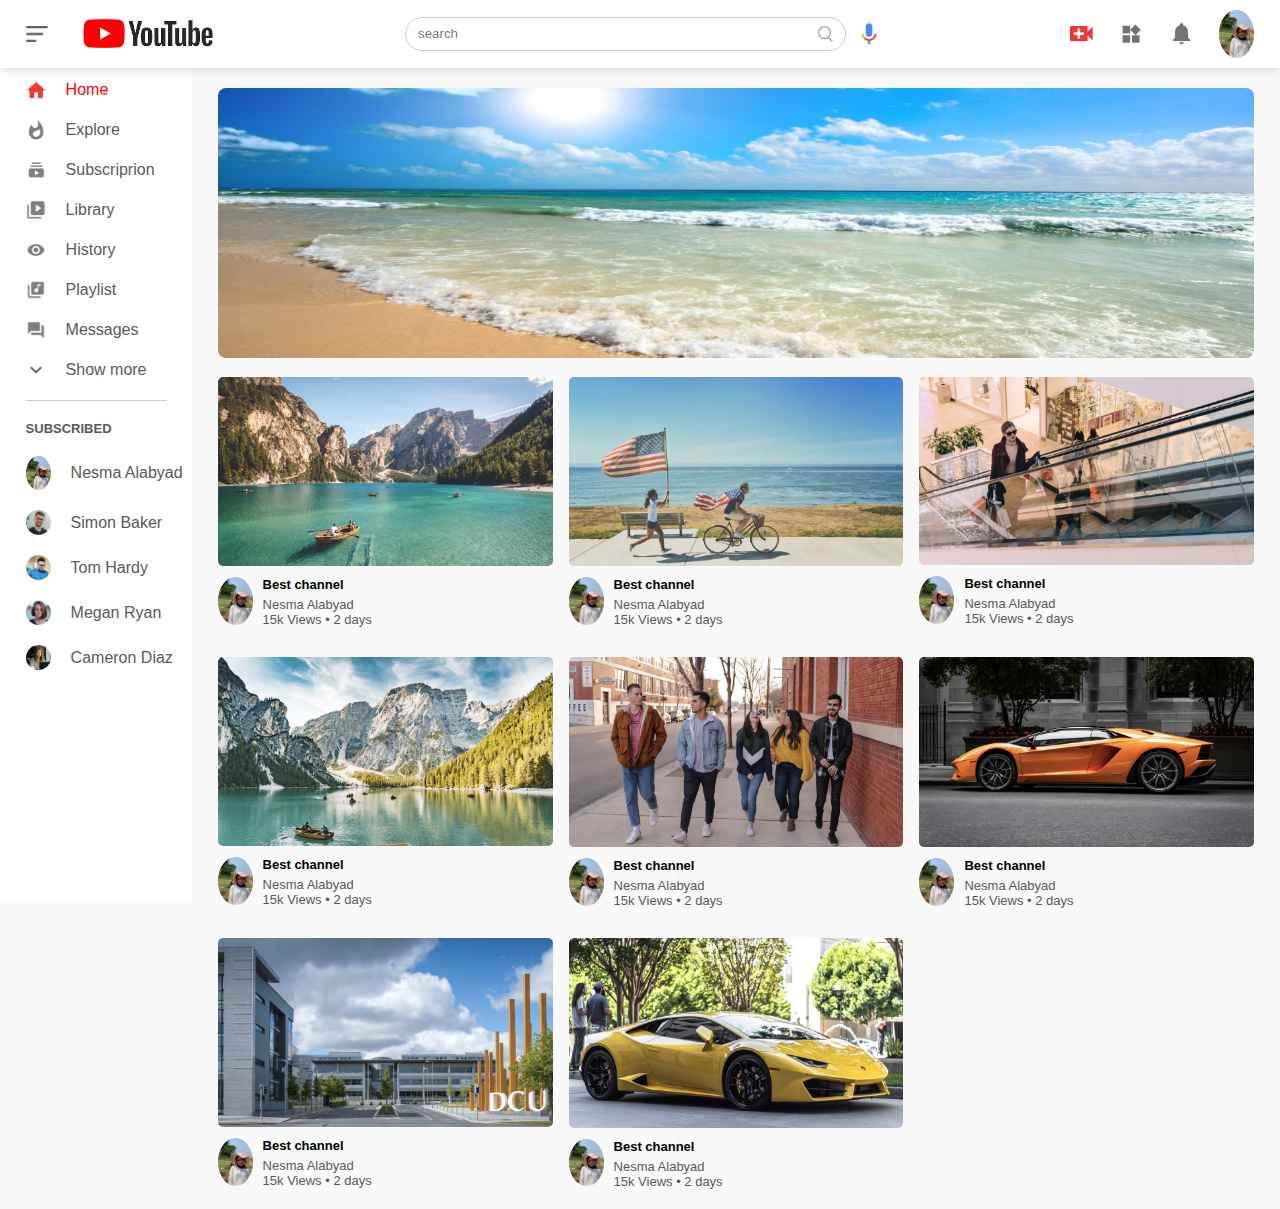
<file: index.html>
<!DOCTYPE html>
<html lang="en">
<head>
    <meta charset="UTF-8">
    <meta http-equiv="X-UA-Compatible" content="IE=edge">
    <meta name="viewport" content="width=device-width, initial-scale=1.0">
    <title>youtube</title>
    <link rel="stylesheet" href="style.css">
</head>
<body>
    <nav class="flex-div">
        <div class="nav-left flex-div">
            <img src="images/menu.png" class="menu-icon" >
            <img src="images/logo.png" class="logo-icon " >
        </div>
        <div class="nav-middle flex-div">
           <div class="search-box flex-div">
            <input type="text" placeholder="search">
            <img src="images/search.png" >
            </div>
            <img src="images/voice-search.png" class="mic-icon">
        </div>
        <div class="nav-right flex-div">
            <img src="images/upload.png" >
            <img src="images/more.png" >
            <img src="images/notification.png" >
            <img src="images/Jack.png"  class="user-icon">
        </div>
    </nav>

    <div class="sidebar">
        <div class="shortcut-links">
            <a href="#"><img src="images/home.png" ><p>Home</p></a>
            <a href="#"><img src="images/explore.png" ><p>Explore</p></a>
            <a href="#"><img src="images/subscriprion.png" ><p>Subscriprion</p></a>
            <a href="#"><img src="images/library.png" ><p>Library</p></a>
            <a href="#"><img src="images/history.png" ><p>History</p></a>
            <a href="#"><img src="images/playlist.png" ><p>Playlist</p></a>
            <a href="#"><img src="images/messages.png" ><p>Messages</p></a>
            <a href="#"><img src="images/show-more.png" ><p>Show more</p></a>
<hr>

        </div>
        <div class="subscribe-list">
            <h3>SUBSCRIBED</h3>
            <a href="#"><img src="images/Jack.png" ><p>Nesma Alabyad</p></a>
            <a href="#"><img src="images/simon.png" ><p>Simon Baker</p></a>
            <a href="#"><img src="images/tom.png" ><p>Tom Hardy</p></a>
            <a href="#"><img src="images/megan.png" ><p>Megan Ryan</p></a>
            <a href="#"><img src="images/cameron.png" ><p>Cameron Diaz</p></a>


        </div>
    </div>

    <div class="container">
        <div class="banner">
            <img src="images/beach.png" >
        </div>
        <div class="list-container">
            <div class="list-of-videos">
                <a href="play-video.html"> <img src="images/thumbnail1.png" class="v1"></a>
                <div class="flex-div">
                    <img src="images/Jack.png" >
                    <div class="vid-info">
                        <a href="play-video.html">Best channel</a>
                        <p>Nesma Alabyad</p>
                        <p>15k Views &bull; 2 days</p>

                    </div>
                </div>
            </div>

            <div class="list-of-videos">
                <a href="#"> <img src="images/thumbnail2.png" class="v1"></a>
                <div class="flex-div">
                    <img src="images/Jack.png" >
                    <div class="vid-info">
                        <a href="#">Best channel</a>
                        <p>Nesma Alabyad</p>
                        <p>15k Views &bull; 2 days</p>

                    </div>
                </div>
            </div>

            <div class="list-of-videos">
                <a href="#"> <img src="images/thumbnail3.png" class="v1"></a>
                <div class="flex-div">
                    <img src="images/Jack.png" >
                    <div class="vid-info">
                        <a href="#">Best channel</a>
                        <p>Nesma Alabyad</p>
                        <p>15k Views &bull; 2 days</p>
                    </div>
                </div>
            </div>

            <div class="list-of-videos">
                <a href="#"> <img src="images/thumbnail4.png" class="v1"></a>
                <div class="flex-div">
                    <img src="images/Jack.png" >
                    <div class="vid-info">
                        <a href="#">Best channel</a>
                        <p>Nesma Alabyad</p>
                        <p>15k Views &bull; 2 days</p>
                    </div>
                </div>
            </div>

            <div class="list-of-videos">
                <a href="#"> <img src="images/thumbnail5.png" class="v1"></a>
                <div class="flex-div">
                    <img src="images/Jack.png" >
                    <div class="vid-info">
                        <a href="#">Best channel</a>
                        <p>Nesma Alabyad</p>
                        <p>15k Views &bull; 2 days</p>
                    </div>
                </div>
            </div>

            <div class="list-of-videos">
                <a href="#"> <img src="images/thumbnail6.png" class="v1"></a>
                <div class="flex-div">
                    <img src="images/Jack.png" >
                    <div class="vid-info">
                        <a href="#">Best channel</a>
                        <p>Nesma Alabyad</p>
                        <p>15k Views &bull; 2 days</p>
                    </div>
                </div>
            </div>

            <div class="list-of-videos">
                <a href="#"> <img src="images/thumbnail7.png" class="v1"></a>
                <div class="flex-div">
                    <img src="images/Jack.png" >
                    <div class="vid-info">
                        <a href="#">Best channel</a>
                        <p>Nesma Alabyad</p>
                        <p>15k Views &bull; 2 days</p>
                    </div>
                </div>
            </div>

            <div class="list-of-videos">
                <a href="#"> <img src="images/thumbnail8.png" class="v1"></a>
                <div class="flex-div">
                    <img src="images/Jack.png" >
                    <div class="vid-info">
                        <a href="#">Best channel</a>
                        <p>Nesma Alabyad</p>
                        <p>15k Views &bull; 2 days</p>
                    </div>
                </div>
            </div>

            
        </div>
    </div>




    <script src="script.js"></script>
</body>
</html>
</file>
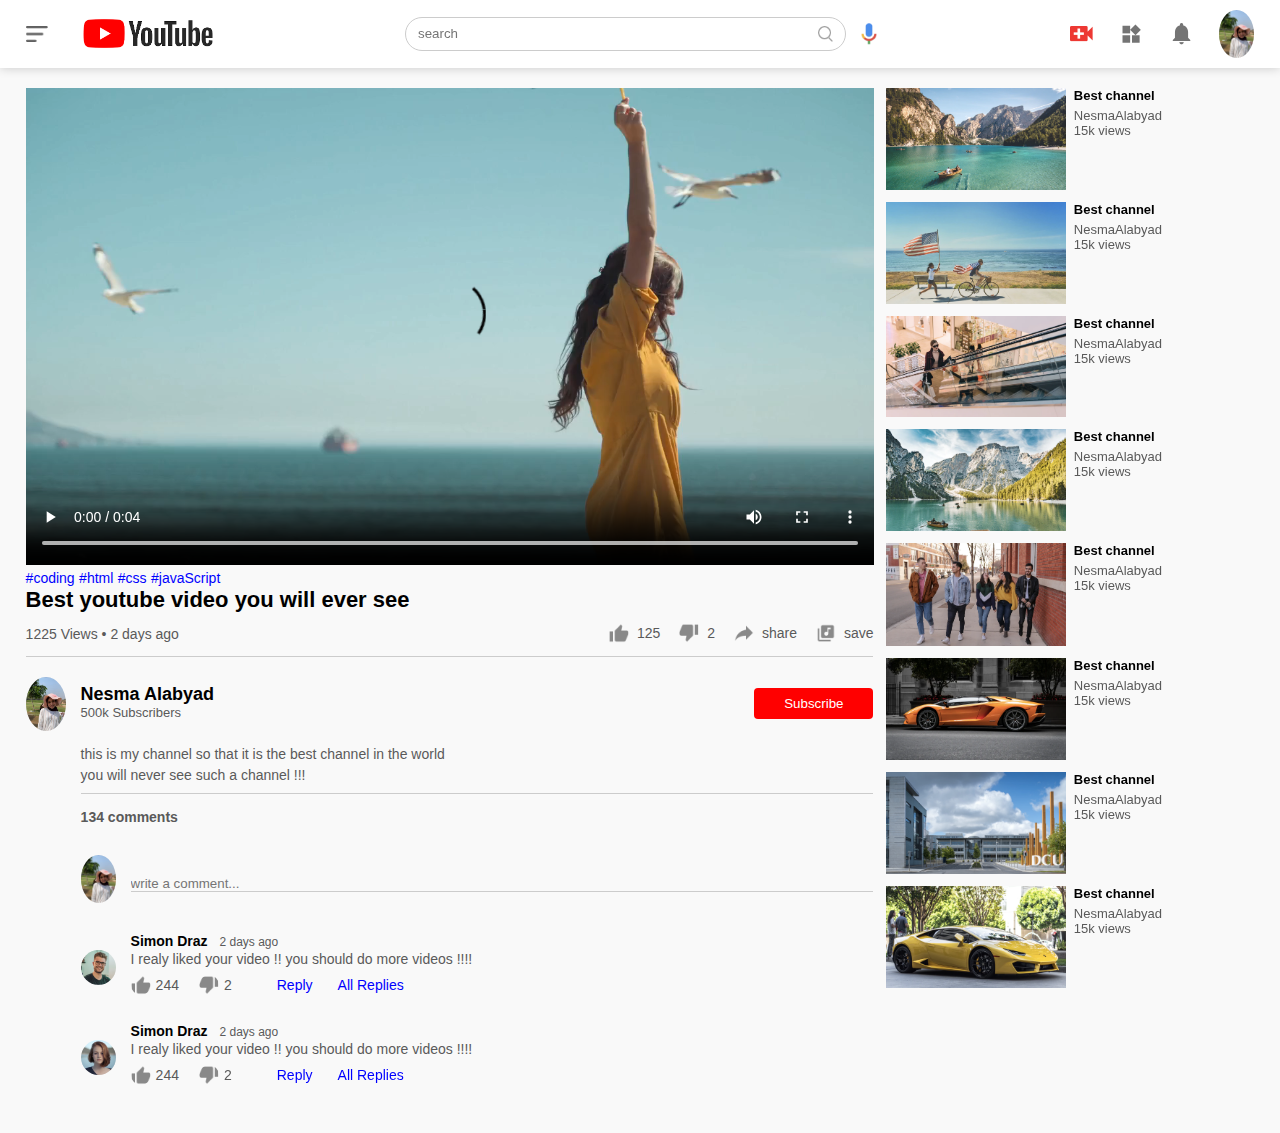
<file: play-video.html>
<!DOCTYPE html>
<html lang="en">
<head>
    <meta charset="UTF-8">
    <meta http-equiv="X-UA-Compatible" content="IE=edge">
    <meta name="viewport" content="width=device-width, initial-scale=1.0">
    <title>play video</title>
    <link rel="stylesheet" href="style.css">
</head>
<body>
    <nav class="flex-div">
        <div class="nav-left flex-div">
            <img src="images/menu.png" class="menu-icon" >
            <img src="images/logo.png" class="logo-icon " >
        </div>
        <div class="nav-middle flex-div">
           <div class="search-box flex-div">
            <input type="text" placeholder="search">
            <img src="images/search.png" >
            </div>
            <img src="images/voice-search.png" class="mic-icon">
        </div>
        <div class="nav-right flex-div">
            <img src="images/upload.png" >
            <img src="images/more.png" >
            <img src="images/notification.png" >
            <img src="images/Jack.png"  class="user-icon">
        </div>
    </nav>

    <div class="container play-container">
        <div class="row">
            <div class="playvideo">
<video controls autoplay>
    <source src="images/video.mp4" type="video/mp4">
</video>
              <div class="tags">
                  <a href="">#coding</a>
                  <a href="">#html</a>
                  <a href="">#css</a>
                  <a href="">#javaScript</a>

              </div>
             <h3> Best youtube video you will ever see</h3>
            <div class="payvidinfo">
                <p>1225 Views &bull; 2 days ago</p>
                <div>
                    <a href=""><img src="images/like.png" >125</a>
                    <a href=""><img src="images/dislike.png" >2</a>
                    <a href=""><img src="images/share.png" >share</a>
                    <a href=""><img src="images/save.png" >save</a>
                </div>
            </div>
            <hr>
            <div class="publisher">
                <img src="images/Jack.png" >
                <div>
                 <p>
                    Nesma Alabyad
                </p>
                <span>500k Subscribers</span>
            </div>
            <button type="button">Subscribe</button>
            </div>
            <div class="description">
                <p> this is my channel so that it is the best channel in the world </p>
                <p>you will never see such a channel !!!</p>
                <hr>
                <h4> 134 comments</h4>

                <div class="comment">
                    <img src="images/Jack.png" >
                    <input type="text" placeholder="write a comment...">
                </div>
                <div class="oldcomments">
                    <img src="images/simon.png" >
                    <div>
                        <h3> Simon Draz <span> 2 days ago</span></h3>
                        <p> I realy liked your video !! you should do more videos !!!!</p>
                        <div class="commentaction">
                         <img src="images/like.png">
                          <span>244</span>
                          <img src="images/dislike.png" >
                          <span>2</span>
                          <a href=""> Reply</a>
                          <a href="">All Replies    
                        </a>

                        </div>
                    </div>
                </div>
                <div class="oldcomments">
                    <img src="images/megan.png" >
                    <div>
                        <h3> Simon Draz <span> 2 days ago</span></h3>
                        <p> I realy liked your video !! you should do more videos !!!!</p>
                        <div class="commentaction">
                         <img src="images/like.png">
                          <span>244</span>
                          <img src="images/dislike.png" >
                          <span>2</span>
                          <a href=""> Reply</a>
                          <a href="">All Replies
                             
                          </a>

                        </div>
                    </div>
                </div>
            </div>

            </div>
            <div class="righr-sidebar">
          <div class="side-video-list">   
              <a href="" class="small-video"><img src="images/thumbnail1.png" ></a>
 
                 <div class="vid-info">
                   <a href=""> Best channel</a>
                    <p> NesmaAlabyad</p>
                    <p>15k views</p>
                     </div>
                 </div>

                 <div class="side-video-list">   
                    <a href="" class="small-video"><img src="images/thumbnail2.png" ></a>
       
                       <div class="vid-info">
                         <a href=""> Best channel</a>
                          <p> NesmaAlabyad</p>
                          <p>15k views</p>
                           </div>
                       </div>

                       <div class="side-video-list">   
                        <a href="" class="small-video"><img src="images/thumbnail3.png" ></a>
           
                           <div class="vid-info">
                             <a href=""> Best channel</a>
                              <p> NesmaAlabyad</p>
                              <p>15k views</p>
                               </div>
                           </div>

                           <div class="side-video-list">   
                            <a href="" class="small-video"><img src="images/thumbnail4.png" ></a>
               
                               <div class="vid-info">
                                 <a href=""> Best channel</a>
                                  <p> NesmaAlabyad</p>
                                  <p>15k views</p>
                                   </div>
                               </div>

                               <div class="side-video-list">   
                                <a href="" class="small-video"><img src="images/thumbnail5.png" ></a>
                   
                                   <div class="vid-info">
                                     <a href=""> Best channel</a>
                                      <p> NesmaAlabyad</p>
                                      <p>15k views</p>
                                       </div>
                                   </div>

                                   <div class="side-video-list">   
                                    <a href="" class="small-video"><img src="images/thumbnail6.png" ></a>
                       
                                       <div class="vid-info">
                                         <a href=""> Best channel</a>
                                          <p> NesmaAlabyad</p>
                                          <p>15k views</p>
                                           </div>
                                       </div>

                                       <div class="side-video-list">   
                                        <a href="" class="small-video"><img src="images/thumbnail7.png" ></a>
                           
                                           <div class="vid-info">
                                             <a href=""> Best channel</a>
                                              <p> NesmaAlabyad</p>
                                              <p>15k views</p>
                                               </div>
                                           </div>

                                           <div class="side-video-list">   
                                            <a href="" class="small-video"><img src="images/thumbnail8.png" ></a>
                               
                                               <div class="vid-info">
                                                 <a href=""> Best channel</a>
                                                  <p> NesmaAlabyad</p>
                                                  <p>15k views</p>
                                                   </div>
                                               </div>
            </div>
        </div>
    </div>
</body>
</html>
</file>
<file: style.css>
*{
    margin: 0;
    padding: 0;
    font-family: 'poppins',sans-serif;
    box-sizing: border-box;
}
a{
    text-decoration: none;
    color: #5a5a5a;
}
img{
    cursor: pointer;
}
.flex-div
{
    display: flex;
    align-items: center;
}
nav{
    padding: 10px 2%;
    justify-content: space-between;
    box-shadow: 0 0 10px rgba(0, 0, 0, 0.2);
    background: #ffff;
    position: sticky;
    top: 0;
    z-index: 10;
}
.nav-right img{
    width: 25px;
    margin-right: 25px;
}
.nav-right img.user-icon{
    width: 35px;
    border-radius: 50%;
    margin-right: 0;
}
.nav-left .menu-icon{
width: 22px;
margin-right: 35px;
}
.nav-left .logo-icon{
    width: 130px;

}
.nav-middle .mic-icon{
width: 16px;

}
.nav-middle .search-box{
border: 1px solid #ccc;
margin-right: 15px;
padding: 8px 12px;
border-radius: 25px;
}
.nav-middle .search-box input{
width: 400px;
border: 0;
outline: 0;
background: transparent;
}
.nav-middle .search-box  img{
    width: 15px;

}
.sidebar{
    background: white;
    width: 15%;
    height: 100vh;
    position: fixed;
    top: 0;
    padding-left: 2%;
    padding-top: 80px;
}
.shortcut-links  a img{
width: 20px;
margin-right: 20px;
}
.shortcut-links  a{
    display: flex;
    align-items: center;
    margin-bottom: 20px;
    width: fit-content;
    flex-wrap: wrap;
}
.shortcut-links  a:first-child{
color:red ;
}
.sidebar hr{
    border: 0;
    height: 1px;
    background: #ccc;
    width: 85%;

}
.subscribe-list h3{
font-size: 13px;
margin: 20px 0;
color: #5a5a5a;
}
.subscribe-list a{
    display: flex;
    align-items: center;
    margin-bottom: 20px;
    width: fit-content;
    flex-wrap: wrap;
}
.subscribe-list a img{
    width: 25px;
    border-radius: 50%;
  margin-right: 20px;
}
.small-sidebar{
    width: 5%;
}
.small-sidebar a p{
    display: none;
}
.small-sidebar h3{
    display: none;
}
.small-sidebar hr{
width: 50%;
margin-bottom: 25px;
}
.container{
    background:#f9f9f9 ;
    padding-left: 17%;
    padding-right: 2%;
    padding-top: 20px;
    padding-bottom: 20px;

}
.large-container{
    padding-left: 7%;
}
.banner{
    width: 100%;

}
.banner img{
    width: 100%;
    border-radius: 8px;
    height: 30vh;

}
.list-container{
    
    display: grid;
    grid-template-columns: repeat(auto-fit , minmax(250px,1fr));
    grid-column-gap: 16px;
    grid-row-gap:30px;
    margin-top: 15px;
}
.list-of-videos .v1{
width: 100%;
border-radius: 5px;
}
.list-of-videos .flex-div{
    align-items: flex-start;
    margin-top: 7px;
}
.list-of-videos .flex-div img{
    width: 35px;
    margin-right: 10px;
    border-radius: 50%;
}
.vid-info{
    color: #5a5a5a;
    font-size: 13px;

}
.vid-info a{
    color: #000;
    font-weight: 600;
    display: block;
    margin-bottom: 5px;

}
@media (max-width:900px){
    .menu-icon{
        display: none;
        
    }
    .sidebar{
        display: none;
    }
    .container, .large-container{
        padding-left: 5%;
        padding-right: 5%;
    }
    .nav-right img{
        display: none;
    }
   .nav-middle .search-box input{
       width: 100px;

   }
   .nav-right img.user-icon{
       display: block;
       width: 30px;
   }
.logo-icon{
    width: 90px;

}
}
.play-container{
    padding-left: 2%;
}
.row{
    display: flex;
    justify-content: space-between;
    flex-wrap: wrap;
}
.playvideo{
    flex-basis: 69%;

}
.righr-sidebar{
    flex-basis: 30%;
}
.playvideo video{
    width: 100%;
}
.side-video-list{
    display: flex;
    justify-content: space-between;
    margin-bottom: 8px;
}
.side-video-list img{
    width: 100%;
}
.side-video-list .small-video{
    flex-basis: 49%;

}
.side-video-list .vid-info{
    flex-basis: 49%;
}
.playvideo .tags a{
color: blue;
font-size: 14px;

}
.playvideo  h3{
font-weight: 600;
font-size: 22px;
}
.playvideo .payvidinfo{
    display: flex;
    align-items: center;
    justify-content: space-between;
    flex-wrap: wrap;
    margin-top: 10px;
    font-size: 14px;
    color: #5a5a5a;


}
.playvideo .payvidinfo a img{
width: 20px;
margin-right: 8px;

}
.playvideo .payvidinfo a{
display: inline-flex;
align-items:center ;
margin-left: 15px;
}
.playvideo hr{
    border: 0;
    height: 1px;
    background: #ccc;
    margin: 10px 0;

}
.publisher{
    display: flex;
    align-items: center;
    margin-top: 20px;

}
.publisher div{
    flex: 1;
line-height: 18px;
}

.publisher img{
    width: 40px;
    border-radius: 50%;
    margin-right: 15px;
}
.publisher div p{
    color: #000;
    font-weight: 600;
    font-size: 18px;
}
.publisher div span{
    font-size: 13px;
    color: #5a5a5a;
}
.publisher button{
    background-color: red;
    color: #ffff;
    padding: 8px 30px;
    border: 0;
    outline: 0;
    border-radius: 4px;
    cursor: pointer;
}
.description{
    padding-left: 55px;
    margin: 15px 0;
}
.description p{
    font-size: 14px;
    margin-bottom: 5px;
    color: #5a5a5a;
}
.description h4{
    font-size: 14px;
    color: #5a5a5a;
    margin-top: 15px;

}
.comment{
display: flex;
align-items: center;
margin: 30px 0;
}
.comment img{
width: 35px;
border-radius: 50%;
margin-right: 15px;
}
.comment input{
    border: 0;
    outline: 0;
    border-bottom: 1px solid #ccc;
    width: 100%;
    padding-top: 10px;
    background-color: transparent;
}
.oldcomments{
    display: flex;
    align-items: center;
    margin: 20px 0;
}
.oldcomments img{
    width: 35px;
    border-radius: 50%;
    margin-right: 15px;
}
.oldcomments h3{
    font-size: 14px;
    margin-bottom: 2px;
}
.oldcomments h3 span{
    font-size: 12px;
    color: #5a5a5a;
    font-weight: 500;
    margin-left: 8px;
}
.oldcomments .commentaction{
display: flex;
align-items: center;
margin: 8px 0;
font-size: 14px;
}
.oldcomments .commentaction img{
    border-radius: 50%;
    width: 20px;
    margin-right: 5px;
}
.oldcomments .commentaction span{
    margin-right: 20px;
    color: #5a5a5a;
}
.oldcomments .commentaction a{
    color: blue;
    margin-left: 25px;
}
</file>
